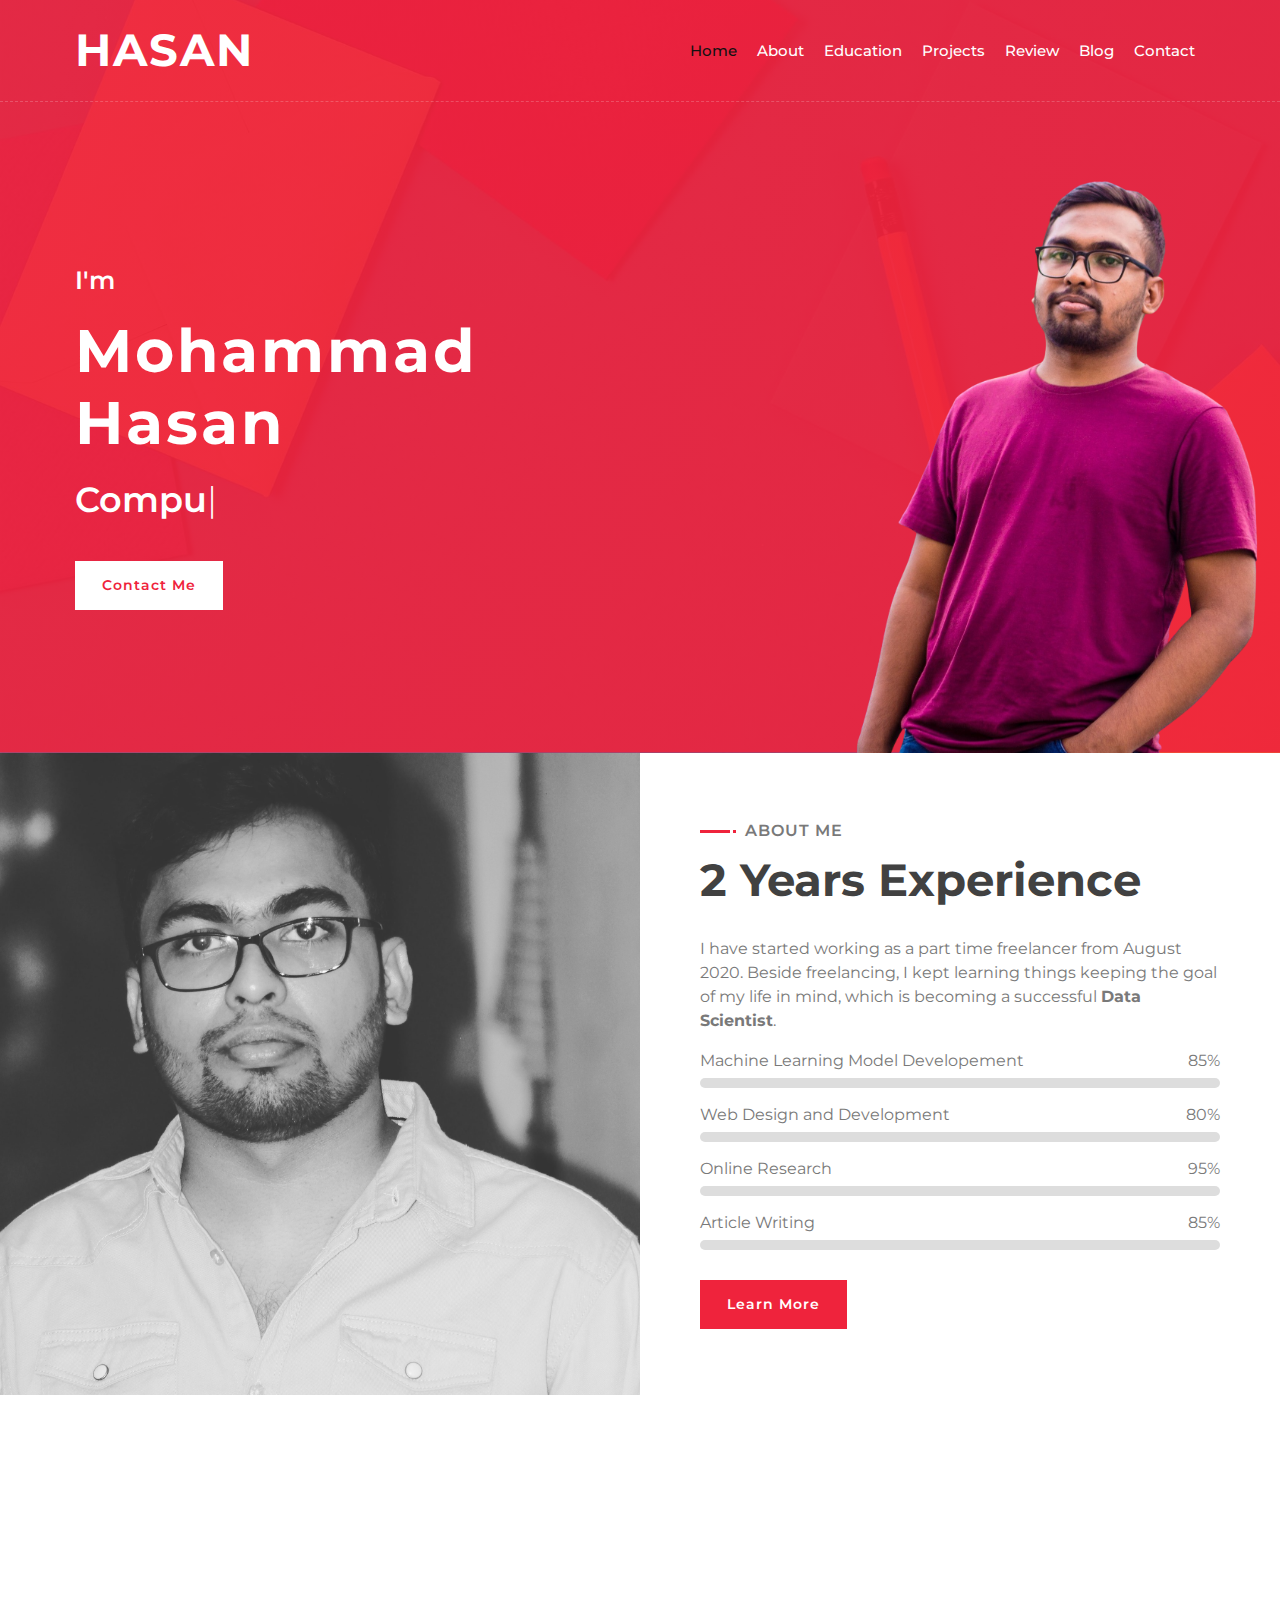
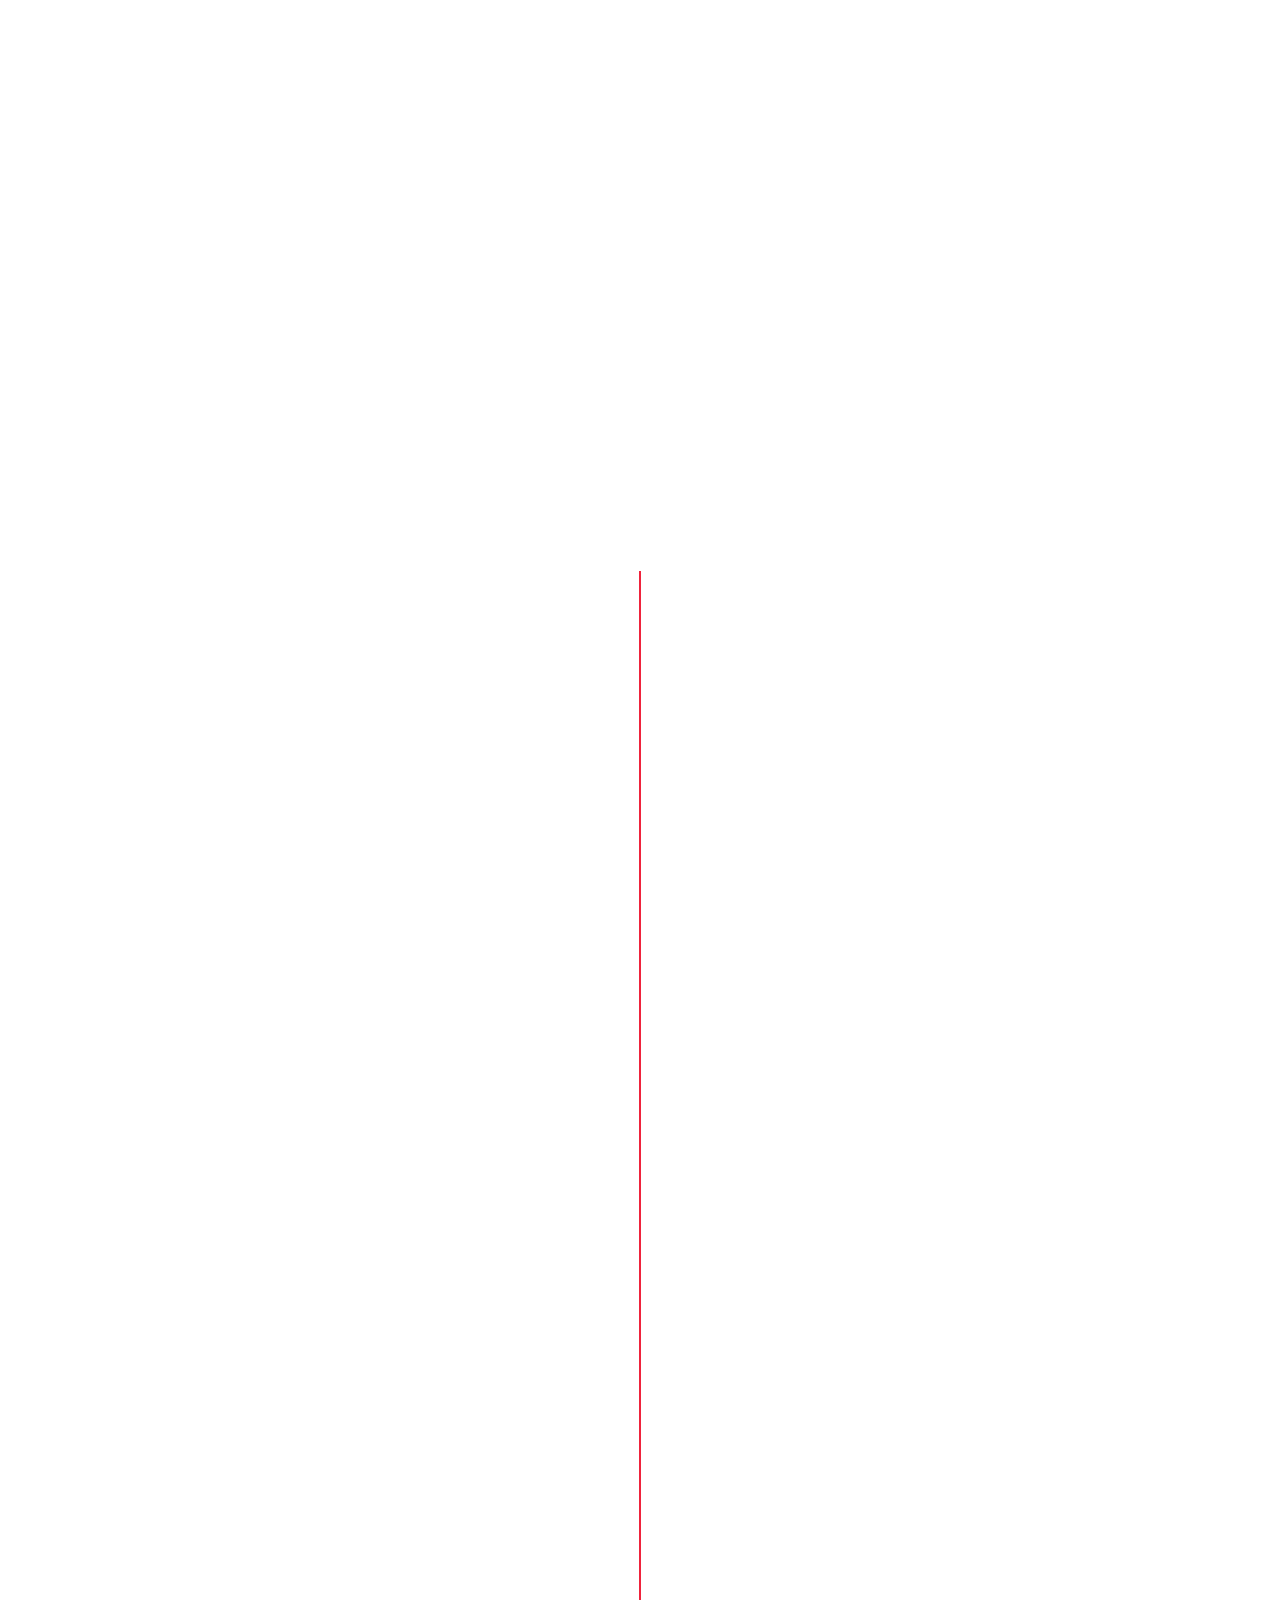
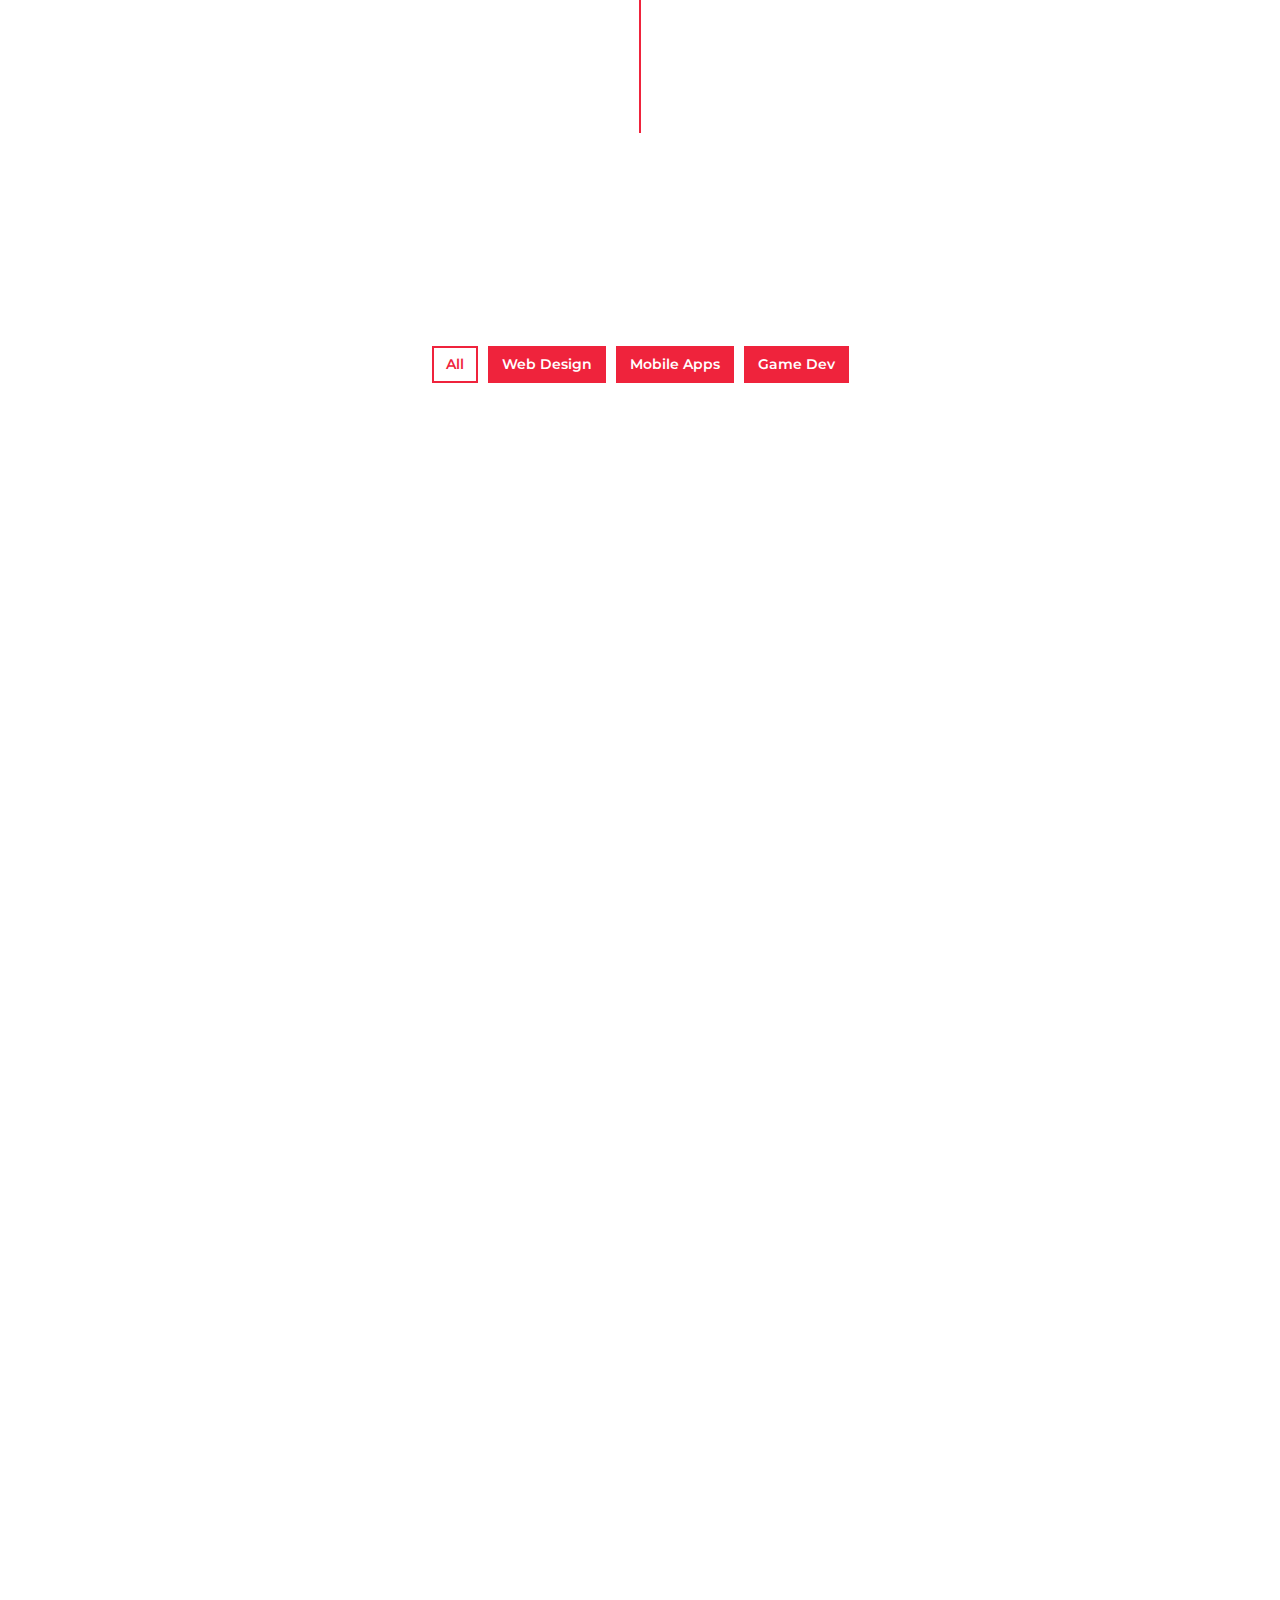
<file: index.html>
<!DOCTYPE html>
<html lang="en">
    <head>
        <meta charset="utf-8">
        <title>Mohammad Hasan - Home</title>
        <meta content="width=device-width, initial-scale=1.0" name="viewport">
        <meta content="Free Website Template" name="keywords">
        <meta content="Free Website Template" name="description">

        <!-- Favicon -->
        <link href="img/favicon.ico" rel="icon">

        <!-- Google Font -->
        <link href="https://fonts.googleapis.com/css2?family=Montserrat:wght@300;400;500;600;700&display=swap" rel="stylesheet">

        <!-- CSS Libraries -->
        <link href="https://stackpath.bootstrapcdn.com/bootstrap/4.4.1/css/bootstrap.min.css" rel="stylesheet">
        <link href="https://cdnjs.cloudflare.com/ajax/libs/font-awesome/5.10.0/css/all.min.css" rel="stylesheet">
        <link href="lib/animate/animate.min.css" rel="stylesheet">
        <link href="lib/owlcarousel/assets/owl.carousel.min.css" rel="stylesheet">
        <link href="lib/lightbox/css/lightbox.min.css" rel="stylesheet">

        <!-- Template Stylesheet -->
        <link href="css/style.css" rel="stylesheet">
    </head>

    <body data-spy="scroll" data-target=".navbar" data-offset="51">
        <!-- Nav Bar Start -->
        <div class="navbar navbar-expand-lg bg-light navbar-light">
            <div class="container-fluid">
                <a href="index.html" class="navbar-brand">HASAN</a>
                <button type="button" class="navbar-toggler" data-toggle="collapse" data-target="#navbarCollapse">
                    <span class="navbar-toggler-icon"></span>
                </button>

                <div class="collapse navbar-collapse justify-content-between" id="navbarCollapse">
                    <div class="navbar-nav ml-auto">
                        <a href="#home" class="nav-item nav-link active">Home</a>
                        <a href="#about" class="nav-item nav-link">About</a>
                        <a href="#service" class="nav-item nav-link">Education</a>
                        <a href="" class="nav-item nav-link">Projects</a>
                        <a href="#review" class="nav-item nav-link">Review</a>
                        <a href="Blog/index.html" class="nav-item nav-link">Blog</a>
                        <a href="#contact" class="nav-item nav-link">Contact</a>
                    </div>
                </div>
            </div>
        </div>
        <!-- Nav Bar End -->


        <!-- Hero Start -->
        <div class="hero" id="home">
            <div class="container-fluid">
                <div class="row align-items-center">
                    <div class="col-sm-12 col-md-6">
                        <div class="hero-content">
                            <div class="hero-text">
                                <p>I'm</p>
                                <h1>Mohammad Hasan</h1>
                                <h2></h2>
                                <div class="typed-text">Computer Science Graduate, Data Science Enthusiast</div>
                            </div>
                            <div class="hero-btn">
                                <a class="btn" href="#contact" class="nav-item nav-link">Contact Me</a>
                            </div>
                        </div>
                    </div>
                    <div class="col-sm-12 col-md-6 d-none d-md-block">
                        <div class="my-image">
                            <img src="img/hasan.png" alt="Image">
                        </div>
                    </div>
                </div>
            </div>
        </div>
        <!-- Hero End -->


        <!-- About Start -->
        <div class="about wow fadeInUp" data-wow-delay="0.1s" id="about">
            <div class="container-fluid">
                <div class="row align-items-center">
                    <div class="col-lg-6">
                        <div class="about-img">
                            <img src="img/hasan2.jpg" alt="Image">
                        </div>
                    </div>
                    <div class="col-lg-6">
                        <div class="about-content">
                            <div class="section-header text-left">
                                <p>About Me</p>
                                <h2>2 Years Experience</h2>
                            </div>
                            <div class="about-text">
                                <p>
                                   I have started working as a part time freelancer from August 2020. Beside freelancing, I kept learning things keeping the goal of my life in mind, which is becoming a successful <b>Data Scientist</b>.                                  
                                </p>
                            </div>
                            <div class="skills">
                            	<div class="skill-name">
                                    <p>Machine Learning Model Developement</p><p>85%</p>
                                </div>
                                <div class="progress">
                                    <div class="progress-bar" role="progressbar" aria-valuenow="90" aria-valuemin="0" aria-valuemax="100"></div>
                                </div>
                                <div class="skill-name">
                                    <p>Web Design and Development</p><p>80%</p>
                                </div>
                                <div class="progress">
                                    <div class="progress-bar" role="progressbar" aria-valuenow="95" aria-valuemin="0" aria-valuemax="100"></div>
                                </div>                                
                                <div class="skill-name">
                                    <p>Online Research</p><p>95%</p>
                                </div>
                                <div class="progress">
                                    <div class="progress-bar" role="progressbar" aria-valuenow="85" aria-valuemin="0" aria-valuemax="100"></div>
                                </div>
                                <div class="skill-name">
                                    <p>Article Writing</p><p>85%</p>
                                </div>
                                <div class="progress">
                                    <div class="progress-bar" role="progressbar" aria-valuenow="90" aria-valuemin="0" aria-valuemax="100"></div>
                                </div>
                            </div>
                            <a class="btn" href="">Learn More</a>
                        </div>
                    </div>
                </div>
            </div>
        </div>
        <!-- About End -->
        
        
        <!-- Service Start -->
        <div class="service" id="service">
            <div class="container">
                <div class="section-header text-center wow zoomIn" data-wow-delay="0.1s">
                    <p>What I do</p>
                    <h2>Awesome Quality Services</h2>
                </div>
                <div class="row">
                    <div class="col-lg-6 wow fadeInUp" data-wow-delay="0.0s">
                        <div class="service-item">
                            <div class="service-icon">
                                <i class="fa fa-laptop"></i>
                            </div>
                            <div class="service-text">
                                <h3>Web Design & Development</h3>
                                <p>
                                    I have a very skilled web developer with 2 years experience.
                                </p>
                            </div>
                        </div>
                    </div>
                    <div class="col-lg-6 wow fadeInUp" data-wow-delay="0.2s">
                        <div class="service-item">
                            <div class="service-icon">
                                <i class="fa fa-laptop-code"></i>
                            </div>
                            <div class="service-text">
                                <h3>Machine Learning Model</h3>
                                <p>
                                    I can build machine learning model and data analysis using Numpy, Pandas, Matplotlib, Seaborn, Scikit-learn, Tensorflow. More on Project section.
                                </p>
                            </div>
                        </div>
                    </div>
                    <div class="col-lg-6 wow fadeInUp" data-wow-delay="0.4s">
                        <div class="service-item">
                            <div class="service-icon">
                                <i class="fab fa-android"></i>
                            </div>
                            <div class="service-text">
                                <h3>Article Writing</h3>
                                <p>
                                    I have a very good expereince on writing article on tech related topics. I have been writing article as a freelancer since 2020.
                                </p>
                            </div>
                        </div>
                    </div>
                    <div class="col-lg-6 wow fadeInUp" data-wow-delay="0.6s">
                        <div class="service-item">
                            <div class="service-icon">
                                <i class="fab fa-apple"></i>
                            </div>
                            <div class="service-text">
                                <h3>Online Research</h3>
                                <p>
                                    I have done 15+ projects on researching online to get desired information as a freelancer.
                                </p>
                            </div>
                        </div>
                    </div>
                </div>
            </div>
        </div>
        <!-- Service End -->
        
        
         <!-- Experience Start -->
        <div class="experience" id="experience">
            <div class="container">
                <header class="section-header text-center wow zoomIn" data-wow-delay="0.1s">
                    <p>My Resume</p>
                    <h2>Working Experience</h2>
                </header>
                <div class="timeline">
                    <div class="timeline-item left wow slideInLeft" data-wow-delay="0.1s">
                        <div class="timeline-text">
                            <div class="timeline-date">2045 - 2050</div>
                            <h2>Web Developer</h2>
                            <h4>Soft Agency, San Francisco, CA</h4>
                            <p>
                                Lorem ipsum dolor sit amet elit. Aliquam odio dolor, id luctus erat sagittis non. Ut blandit semper pretium.
                            </p>
                        </div>
                    </div>
                    <div class="timeline-item right wow slideInRight" data-wow-delay="0.1s">
                        <div class="timeline-text">
                            <div class="timeline-date">2045 - 2050</div>
                            <h2>Web Developer</h2>
                            <h4>Soft Agency, San Francisco, CA</h4>
                            <p>
                                Lorem ipsum dolor sit amet elit. Aliquam odio dolor, id luctus erat sagittis non. Ut blandit semper pretium.
                            </p>
                        </div>
                    </div>
                    <div class="timeline-item left wow slideInLeft" data-wow-delay="0.1s">
                        <div class="timeline-text">
                            <div class="timeline-date">2045 - 2050</div>
                            <h2>Web Developer</h2>
                            <h4>Soft Agency, San Francisco, CA</h4>
                            <p>
                                Lorem ipsum dolor sit amet elit. Aliquam odio dolor, id luctus erat sagittis non. Ut blandit semper pretium.
                            </p>
                        </div>
                    </div>
                    <div class="timeline-item right wow slideInRight" data-wow-delay="0.1s">
                        <div class="timeline-text">
                            <div class="timeline-date">2045 - 2050</div>
                            <h2>Web Developer</h2>
                            <h4>Soft Agency, San Francisco, CA</h4>
                            <p>
                                Lorem ipsum dolor sit amet elit. Aliquam odio dolor, id luctus erat sagittis non. Ut blandit semper pretium.
                            </p>
                        </div>
                    </div>
                    <div class="timeline-item left wow slideInLeft" data-wow-delay="0.1s">
                        <div class="timeline-text">
                            <div class="timeline-date">2045 - 2050</div>
                            <h2>Web Developer</h2>
                            <h4>Soft Agency, San Francisco, CA</h4>
                            <p>
                                Lorem ipsum dolor sit amet elit. Aliquam odio dolor, id luctus erat sagittis non. Ut blandit semper pretium.
                            </p>
                        </div>
                    </div>
                    <div class="timeline-item right wow slideInRight" data-wow-delay="0.1s">
                        <div class="timeline-text">
                            <div class="timeline-date">2045 - 2050</div>
                            <h2>Web Developer</h2>
                            <h4>Soft Agency, San Francisco, CA</h4>
                            <p>
                                Lorem ipsum dolor sit amet elit. Aliquam odio dolor, id luctus erat sagittis non. Ut blandit semper pretium.
                            </p>
                        </div>
                    </div>
                </div>
            </div>
        </div>
        <!-- Job Experience End -->       
      

        <!-- Portfolio Start -->
        <div class="portfolio" id="portfolio">
            <div class="container">
                <div class="section-header text-center wow zoomIn" data-wow-delay="0.1s">
                    <p>My Portfolio</p>
                    <h2>My Excellent Portfolio</h2>
                </div>
                <div class="row">
                    <div class="col-12">
                        <ul id="portfolio-filter">
                            <li data-filter="*" class="filter-active">All</li>
                            <li data-filter=".filter-1">Web Design</li>
                            <li data-filter=".filter-2">Mobile Apps</li>
                            <li data-filter=".filter-3">Game Dev</li>
                        </ul>
                    </div>
                </div>
                <div class="row portfolio-container">
                    <div class="col-lg-4 col-md-6 col-sm-12 portfolio-item filter-1 wow fadeInUp" data-wow-delay="0.0s">
                        <div class="portfolio-wrap">
                            <div class="portfolio-img">
                                <img src="img/portfolio-1.jpg" alt="Image">
                            </div>
                            <div class="portfolio-text">
                                <h3>eCommerce Website</h3>
                                <a class="btn" href="img/portfolio-1.jpg" data-lightbox="portfolio">+</a>
                            </div>
                        </div>
                    </div>
                    <div class="col-lg-4 col-md-6 col-sm-12 portfolio-item filter-2 wow fadeInUp" data-wow-delay="0.2s">
                        <div class="portfolio-wrap">
                            <div class="portfolio-img">
                                <img src="img/portfolio-2.jpg" alt="Image">
                            </div>
                            <div class="portfolio-text">
                                <h3>Product Landing Page</h3>
                                <a class="btn" href="img/portfolio-2.jpg" data-lightbox="portfolio">+</a>
                            </div>
                        </div>
                    </div>
                    <div class="col-lg-4 col-md-6 col-sm-12 portfolio-item filter-3 wow fadeInUp" data-wow-delay="0.4s">
                        <div class="portfolio-wrap">
                            <div class="portfolio-img">
                                <img src="img/portfolio-3.jpg" alt="Image">
                            </div>
                            <div class="portfolio-text">
                                <h3>JavaScript quiz game</h3>
                                <a class="btn" href="img/portfolio-3.jpg" data-lightbox="portfolio">+</a>
                            </div>
                        </div>
                    </div>
                    <div class="col-lg-4 col-md-6 col-sm-12 portfolio-item filter-1 wow fadeInUp" data-wow-delay="0.6s">
                        <div class="portfolio-wrap">
                            <div class="portfolio-img">
                                <img src="img/portfolio-4.jpg" alt="Image">
                            </div>
                            <div class="portfolio-text">
                                <h3>JavaScript drawing</h3>
                                <a class="btn" href="img/portfolio-4.jpg" data-lightbox="portfolio">+</a>
                            </div>
                        </div>
                    </div>
                    <div class="col-lg-4 col-md-6 col-sm-12 portfolio-item filter-2 wow fadeInUp" data-wow-delay="0.8s">
                        <div class="portfolio-wrap">
                            <div class="portfolio-img">
                                <img src="img/portfolio-5.jpg" alt="Image">
                            </div>
                            <div class="portfolio-text">
                                <h3>Social Mobile Apps</h3>
                                <a class="btn" href="img/portfolio-5.jpg" data-lightbox="portfolio">+</a>
                            </div>
                        </div>
                    </div>
                    <div class="col-lg-4 col-md-6 col-sm-12 portfolio-item filter-3 wow fadeInUp" data-wow-delay="1s">
                        <div class="portfolio-wrap">
                            <div class="portfolio-img">
                                <img src="img/portfolio-6.jpg" alt="Image">
                            </div>
                            <div class="portfolio-text">
                                <h3>Company Website</h3>
                                <a class="btn" href="img/portfolio-6.jpg" data-lightbox="portfolio">+</a>
                            </div>
                        </div>
                    </div>
                </div>
            </div>
        </div>
        <!-- Portfolio End -->

        <!-- Price Start -->
        <div class="price" id="price">
            <div class="container">
                <div class="section-header text-center wow zoomIn" data-wow-delay="0.1s">
                    <p>Pricing Plan</p>
                    <h2>Affordable Price</h2>
                </div>
                <div class="row">
                    <div class="col-md-4 wow fadeInUp" data-wow-delay="0.5s">
                        <div class="price-item">
                            <div class="price-header">
                                <div class="price-title">
                                    <h2>Basic</h2>
                                </div>
                                <div class="price-prices">
                                    <h2><small>$</small>49<span>/ mo</span></h2>
                                </div>
                            </div>
                            <div class="price-body">
                                <div class="price-description">
                                    <ul>
                                        <li>Bootstrap 4</li>
                                        <li>Font Awesome 5</li>
                                        <li>Responsive Design</li>
                                        <li>Browser Compatibility</li>
                                        <li>Easy To Use</li>
                                    </ul>
                                </div>
                            </div>
                            <div class="price-footer">
                                <div class="price-action">
                                    <a class="btn" href="">Order Now</a>
                                </div>
                            </div>
                        </div>
                    </div>
                    <div class="col-md-4 wow fadeInUp" data-wow-delay="0.0s">
                        <div class="price-item featured-item">
                            <div class="price-header">
                                <div class="price-title">
                                    <h2>Standard</h2>
                                </div>
                                <div class="price-prices">
                                    <h2><small>$</small>99<span>/ mo</span></h2>
                                </div>
                            </div>
                            <div class="price-body">
                                <div class="price-description">
                                    <ul>
                                        <li>Bootstrap 4</li>
                                        <li>Font Awesome 5</li>
                                        <li>Responsive Design</li>
                                        <li>Browser Compatibility</li>
                                        <li>Easy To Use</li>
                                    </ul>
                                </div>
                            </div>
                            <div class="price-footer">
                                <div class="price-action">
                                    <a class="btn" href="">Order Now</a>
                                </div>
                            </div>
                        </div>
                    </div>
                    <div class="col-md-4 wow fadeInUp" data-wow-delay="0.5s">
                        <div class="price-item">
                            <div class="price-header">
                                <div class="price-title">
                                    <h2>Premium</h2>
                                </div>
                                <div class="price-prices">
                                    <h2><small>$</small>149<span>/ mo</span></h2>
                                </div>
                            </div>
                            <div class="price-body">
                                <div class="price-description">
                                    <ul>
                                        <li>Bootstrap 4</li>
                                        <li>Font Awesome 5</li>
                                        <li>Responsive Design</li>
                                        <li>Browser Compatibility</li>
                                        <li>Easy To Use</li>
                                    </ul>
                                </div>
                            </div>
                            <div class="price-footer">
                                <div class="price-action">
                                    <a class="btn" href="">Order Now</a>
                                </div>
                            </div>
                        </div>
                    </div>
                </div>
            </div>
        </div>
        <!-- Price End -->
        
        
        <!-- Testimonial Start -->
        <div class="testimonial wow fadeInUp" data-wow-delay="0.1s" id="review">
            <div class="container">
                <div class="testimonial-icon">
                    <i class="fa fa-quote-left"></i>
                </div>
                <div class="owl-carousel testimonials-carousel">
                    <div class="testimonial-item">
                        <div class="testimonial-img">
                            <img src="img/testimonial-1.jpg" alt="Image">
                        </div>
                        <div class="testimonial-text">
                            <p>
                                Lorem ipsum dolor sit amet consec adipis elit. Etiam accums lacus eget velit tincid, quis suscip justo dictum. Lorem ipsum dolor sit amet consec adipis elit.
                            </p>
                            <h3>Customer Name</h3>
                            <h4>Profession</h4>
                        </div>
                    </div>
                    <div class="testimonial-item">
                        <div class="testimonial-img">
                            <img src="img/testimonial-2.jpg" alt="Image">
                        </div>
                        <div class="testimonial-text">
                            <p>
                                Lorem ipsum dolor sit amet consec adipis elit. Etiam accums lacus eget velit tincid, quis suscip justo dictum. Lorem ipsum dolor sit amet consec adipis elit.
                            </p>
                            <h3>Customer Name</h3>
                            <h4>Profession</h4>
                        </div>
                    </div>
                    <div class="testimonial-item">
                        <div class="testimonial-img">
                            <img src="img/testimonial-3.jpg" alt="Image">
                        </div>
                        <div class="testimonial-text">
                            <p>
                                Lorem ipsum dolor sit amet consec adipis elit. Etiam accums lacus eget velit tincid, quis suscip justo dictum. Lorem ipsum dolor sit amet consec adipis elit.
                            </p>
                            <h3>Customer Name</h3>
                            <h4>Profession</h4>
                        </div>
                    </div>
                </div>
            </div>
        </div>
        <!-- Testimonial End -->


        <!-- Team Start -->
        <div class="team" id="team">
            <div class="container">
                <div class="section-header text-center wow zoomIn" data-wow-delay="0.1s">
                    <p>My Team</p>
                    <h2>Expert Team Members</h2>
                </div>
                <div class="row">
                    <div class="col-lg-6 wow fadeInUp" data-wow-delay="0.0s">
                        <div class="team-item">
                            <div class="team-img">
                                <img src="img/team-1.jpg" alt="Image">
                            </div>
                            <div class="team-text">
                                <h2>Mollie Ross</h2>
                                <h4>Web Designer</h4>
                                <p>
                                    Lorem ipsum dolor sit amet consec adipis elit. Etiam accum lacus
                                </p>
                                <div class="team-social">
                                    <a class="btn" href=""><i class="fab fa-twitter"></i></a>
                                    <a class="btn" href=""><i class="fab fa-facebook-f"></i></a>
                                    <a class="btn" href=""><i class="fab fa-linkedin-in"></i></a>
                                    <a class="btn" href=""><i class="fab fa-instagram"></i></a>
                                </div>
                            </div>
                        </div>
                    </div>
                    <div class="col-lg-6 wow fadeInUp" data-wow-delay="0.2s">
                        <div class="team-item">
                            <div class="team-img">
                                <img src="img/team-2.jpg" alt="Image">
                            </div>
                            <div class="team-text">
                                <h2>Dylan Adams</h2>
                                <h4>Web Developer</h4>
                                <p>
                                    Lorem ipsum dolor sit amet consec adipis elit. Etiam accum lacus
                                </p>
                                <div class="team-social">
                                    <a class="btn" href=""><i class="fab fa-twitter"></i></a>
                                    <a class="btn" href=""><i class="fab fa-facebook-f"></i></a>
                                    <a class="btn" href=""><i class="fab fa-linkedin-in"></i></a>
                                    <a class="btn" href=""><i class="fab fa-instagram"></i></a>
                                </div>
                            </div>
                        </div>
                    </div>
                    <div class="col-lg-6 wow fadeInUp" data-wow-delay="0.4s">
                        <div class="team-item">
                            <div class="team-img">
                                <img src="img/team-3.jpg" alt="Image">
                            </div>
                            <div class="team-text">
                                <h2>Jennifer Page</h2>
                                <h4>Apps Designer</h4>
                                <p>
                                    Lorem ipsum dolor sit amet consec adipis elit. Etiam accum lacus
                                </p>
                                <div class="team-social">
                                    <a class="btn" href=""><i class="fab fa-twitter"></i></a>
                                    <a class="btn" href=""><i class="fab fa-facebook-f"></i></a>
                                    <a class="btn" href=""><i class="fab fa-linkedin-in"></i></a>
                                    <a class="btn" href=""><i class="fab fa-instagram"></i></a>
                                </div>
                            </div>
                        </div>
                    </div>
                    <div class="col-lg-6 wow fadeInUp" data-wow-delay="0.6s">
                        <div class="team-item">
                            <div class="team-img">
                                <img src="img/team-4.jpg" alt="Image">
                            </div>
                            <div class="team-text">
                                <h2>Josh Dunn</h2>
                                <h4>Apps Developer</h4>
                                <p>
                                    Lorem ipsum dolor sit amet consec adipis elit. Etiam accum lacus
                                </p>
                                <div class="team-social">
                                    <a class="btn" href=""><i class="fab fa-twitter"></i></a>
                                    <a class="btn" href=""><i class="fab fa-facebook-f"></i></a>
                                    <a class="btn" href=""><i class="fab fa-linkedin-in"></i></a>
                                    <a class="btn" href=""><i class="fab fa-instagram"></i></a>
                                </div>
                            </div>
                        </div>
                    </div>
                </div>
            </div>
        </div>
        <!-- Team End -->



        <!-- Footer Start -->
        <div class="footer wow fadeIn" data-wow-delay="0.3s">
            <div class="container-fluid">
                <div class="container">
                    <div class="footer-info">
                        <h2>Mohammad Hasan</h2>
                        <h3>Maijdee, Noakhali, Bangladesh</h3>
                        <div class="footer-menu">
                            <p>+8801833049368</p>
                            <p>hasanibnesaleh@gmail.com</p>
                        </div>
                        <div class="footer-social">
                        	<a href="https://www.linkedin.com/in/mhasan-shanto"target="_blank"><i class="fab fa-linkedin-in"></i></a>
                            <a href="https://twitter.com/Hasiibulhasan"target="_blank"><i class="fab fa-twitter"></i></a>
                            <a href="https://www.facebook.com/shanto.hh"target="_blank"><i class="fab fa-facebook-f"></i></a>
                            <a href="https://www.instagram.com/hasibulhasaan"target="_blank"><i class="fab fa-instagram"></i></a>                            
                        </div>
                    </div>
                </div>
                <div class="container copyright">
                    <p>&copy; <a href="#">Mohammad Hasan</a>, All Right Reserved | Designed By <a href="https://htmlcodex.com">HTML Codex</a></p>
                </div>
            </div>
        </div>
        <!-- Footer End -->
        
        
        <!-- Back to top button -->
        <a href="#" class="btn back-to-top"><i class="fa fa-chevron-up"></i></a>
        
        
        <!-- Pre Loader -->
        <div id="loader" class="show">
            <div class="loader"></div>
        </div>

        
        <!-- JavaScript Libraries -->
        <script src="https://code.jquery.com/jquery-3.4.1.min.js"></script>
        <script src="https://stackpath.bootstrapcdn.com/bootstrap/4.4.1/js/bootstrap.bundle.min.js"></script>
        <script src="lib/easing/easing.min.js"></script>
        <script src="lib/wow/wow.min.js"></script>
        <script src="lib/waypoints/waypoints.min.js"></script>
        <script src="lib/typed/typed.min.js"></script>
        <script src="lib/owlcarousel/owl.carousel.min.js"></script>
        <script src="lib/isotope/isotope.pkgd.min.js"></script>
        <script src="lib/lightbox/js/lightbox.min.js"></script>
        
        <!-- Contact Javascript File -->
        <script src="mail/jqBootstrapValidation.min.js"></script>
        <script src="mail/contact.js"></script>

        <!-- Template Javascript -->
        <script src="js/main.js"></script>
    </body>
</html>
</file>
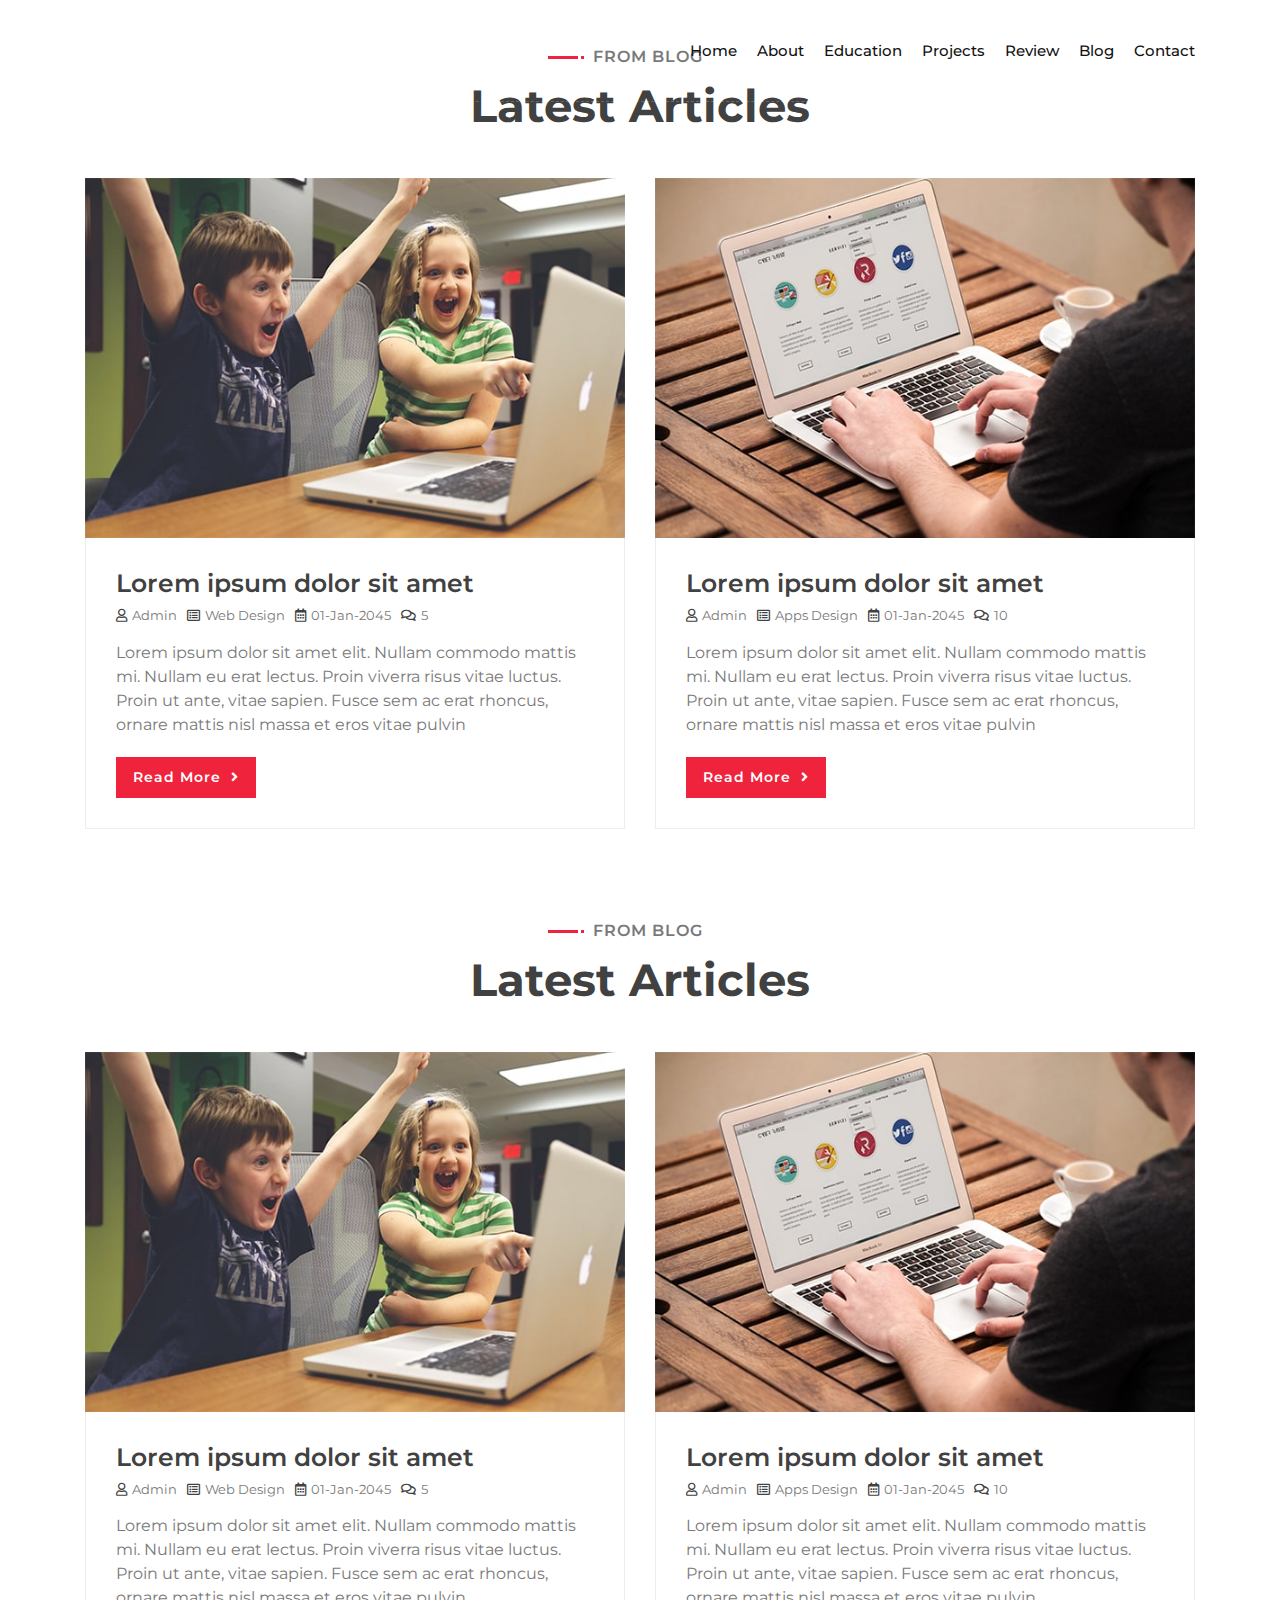
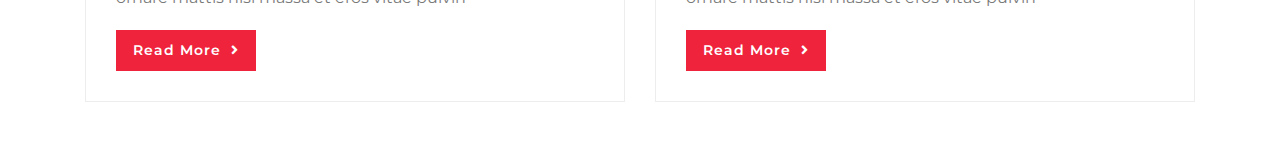
<file: articles.html>
<!DOCTYPE html>
<html lang="en">
    <head>
        <meta charset="utf-8">
        <title>Mohammad Hasan - Home</title>
        <meta content="width=device-width, initial-scale=1.0" name="viewport">
        <meta content="Free Website Template" name="keywords">
        <meta content="Free Website Template" name="description">

        <!-- Favicon -->
        <link href="img/favicon.ico" rel="icon">

        <!-- Google Font -->
        <link href="https://fonts.googleapis.com/css2?family=Montserrat:wght@300;400;500;600;700&display=swap" rel="stylesheet">

        <!-- CSS Libraries -->
        <link href="https://stackpath.bootstrapcdn.com/bootstrap/4.4.1/css/bootstrap.min.css" rel="stylesheet">
        <link href="https://cdnjs.cloudflare.com/ajax/libs/font-awesome/5.10.0/css/all.min.css" rel="stylesheet">
        <link href="lib/animate/animate.min.css" rel="stylesheet">
        <link href="lib/owlcarousel/assets/owl.carousel.min.css" rel="stylesheet">
        <link href="lib/lightbox/css/lightbox.min.css" rel="stylesheet">

        <!-- Template Stylesheet -->
        <link href="css/style.css" rel="stylesheet">
    </head>

    <body data-spy="scroll" data-target=".navbar" data-offset="51">
        <!-- Nav Bar Start -->
        <div class="navbar navbar-expand-lg bg-light navbar-light">
            <div class="container-fluid">
                <a href="index.html" class="navbar-brand active">HASAN</a>

                <div class="collapse navbar-collapse justify-content-between" id="navbarCollapse">
                    <div class="navbar-nav ml-auto">
                        <a href="#home" class="nav-item nav-link active">Home</a>
                        <a href="#about" class="nav-item nav-link active">About</a>
                        <a href="#service" class="nav-item nav-link active">Education</a>
                        <a href="projects.html" class="nav-item nav-link active">Projects</a>
                        <a href="#review" class="nav-item nav-link active">Review</a>
                        <a href="#blog" class="nav-item nav-link active">Blog</a>
                        <a href="#contact" class="nav-item nav-link active">Contact</a>
                    </div>
                </div>
            </div>
        </div>
        <!-- Nav Bar End -->


        <!-- Blog Start -->
        <div class="blog" id="blog">
            <div class="container">
                <div class="section-header text-center wow zoomIn" data-wow-delay="0.1s">
                    <p>From Blog</p>
                    <h2>Latest Articles</h2>
                </div>
                <div class="row">
                    <div class="col-lg-6">
                        <div class="blog-item wow fadeInUp" data-wow-delay="0.1s">
                            <div class="blog-img">
                                <img src="img/blog-1.jpg" alt="Blog">
                            </div>
                            <div class="blog-text">
                                <h2>Lorem ipsum dolor sit amet</h2>
                                <div class="blog-meta">
                                    <p><i class="far fa-user"></i>Admin</p>
                                    <p><i class="far fa-list-alt"></i>Web Design</p>
                                    <p><i class="far fa-calendar-alt"></i>01-Jan-2045</p>
                                    <p><i class="far fa-comments"></i>5</p>
                                </div>
                                <p>
                                    Lorem ipsum dolor sit amet elit. Nullam commodo mattis mi. Nullam eu erat lectus. Proin viverra risus vitae luctus. Proin ut ante, vitae sapien. Fusce sem ac erat rhoncus, ornare mattis nisl massa et eros vitae pulvin
                                </p>
                                <a class="btn" href="">Read More <i class="fa fa-angle-right"></i></a>
                            </div>
                        </div>
                    </div>
                    <div class="col-lg-6">
                        <div class="blog-item wow fadeInUp" data-wow-delay="0.3s">
                            <div class="blog-img">
                                <img src="img/blog-2.jpg" alt="Blog">
                            </div>
                            <div class="blog-text">
                                <h2>Lorem ipsum dolor sit amet</h2>
                                <div class="blog-meta">
                                    <p><i class="far fa-user"></i>Admin</p>
                                    <p><i class="far fa-list-alt"></i>Apps Design</p>
                                    <p><i class="far fa-calendar-alt"></i>01-Jan-2045</p>
                                    <p><i class="far fa-comments"></i>10</p>
                                </div>
                                <p>
                                    Lorem ipsum dolor sit amet elit. Nullam commodo mattis mi. Nullam eu erat lectus. Proin viverra risus vitae luctus. Proin ut ante, vitae sapien. Fusce sem ac erat rhoncus, ornare mattis nisl massa et eros vitae pulvin
                                </p>
                                <a class="btn" href="">Read More <i class="fa fa-angle-right"></i></a>
                            </div>
                        </div>
                    </div>
                </div>
            </div>
        </div>
        <!-- Blog End -->

                <!-- Blog Start -->
        <div class="blog" id="blog">
            <div class="container">
                <div class="section-header text-center wow zoomIn" data-wow-delay="0.1s">
                    <p>From Blog</p>
                    <h2>Latest Articles</h2>
                </div>
                <div class="row">
                    <div class="col-lg-6">
                        <div class="blog-item wow fadeInUp" data-wow-delay="0.1s">
                            <div class="blog-img">
                                <img src="img/blog-1.jpg" alt="Blog">
                            </div>
                            <div class="blog-text">
                                <h2>Lorem ipsum dolor sit amet</h2>
                                <div class="blog-meta">
                                    <p><i class="far fa-user"></i>Admin</p>
                                    <p><i class="far fa-list-alt"></i>Web Design</p>
                                    <p><i class="far fa-calendar-alt"></i>01-Jan-2045</p>
                                    <p><i class="far fa-comments"></i>5</p>
                                </div>
                                <p>
                                    Lorem ipsum dolor sit amet elit. Nullam commodo mattis mi. Nullam eu erat lectus. Proin viverra risus vitae luctus. Proin ut ante, vitae sapien. Fusce sem ac erat rhoncus, ornare mattis nisl massa et eros vitae pulvin
                                </p>
                                <a class="btn" href="">Read More <i class="fa fa-angle-right"></i></a>
                            </div>
                        </div>
                    </div>
                    <div class="col-lg-6">
                        <div class="blog-item wow fadeInUp" data-wow-delay="0.3s">
                            <div class="blog-img">
                                <img src="img/blog-2.jpg" alt="Blog">
                            </div>
                            <div class="blog-text">
                                <h2>Lorem ipsum dolor sit amet</h2>
                                <div class="blog-meta">
                                    <p><i class="far fa-user"></i>Admin</p>
                                    <p><i class="far fa-list-alt"></i>Apps Design</p>
                                    <p><i class="far fa-calendar-alt"></i>01-Jan-2045</p>
                                    <p><i class="far fa-comments"></i>10</p>
                                </div>
                                <p>
                                    Lorem ipsum dolor sit amet elit. Nullam commodo mattis mi. Nullam eu erat lectus. Proin viverra risus vitae luctus. Proin ut ante, vitae sapien. Fusce sem ac erat rhoncus, ornare mattis nisl massa et eros vitae pulvin
                                </p>
                                <a class="btn" href="">Read More <i class="fa fa-angle-right"></i></a>
                            </div>
                        </div>
                    </div>
                </div>
            </div>
        </div>
        <!-- Blog End -->
</file>
<file: css/style.css>
/*******************************/
/********* General CSS *********/
/*******************************/
body {
    color: #797979;
    background: #ffffff;
    font-family: 'Montserrat', sans-serif;
}

h1,
h2, 
h3, 
h4,
h5, 
h6 {
    color: #414141;
}

a {
    color: #313131;
    transition: .3s;
}

a:hover,
a:active,
a:focus {
    color: #EF233C;
    outline: none;
    text-decoration: none;
}

.btn:focus,
.form-control:focus {
    box-shadow: none;
}

.container-fluid {
    max-width: 1366px;
}

.btn {
    padding: 12px 25px;
    font-size: 14px;
    font-weight: 600;
    letter-spacing: 1px;
    color: #ffffff;
    background: #EF233C;
    border: 2px solid transparent;
    border-radius: 0;
    box-shadow: inset 0 0 0 50px #EF233C;
    transition: ease-out 0.3s;
    -webkit-transition: ease-out 0.3s;
    -moz-transition: ease-out 0.3s;
}

.btn:hover {
    color: #EF233C;
    background: transparent;
    box-shadow: inset 0 0 0 0 #EF233C;
    border-color: #EF233C;
}

#loader {
    position: fixed;
    top: 0;
    right: 0;
    bottom: 0;
    left: 0;
    display: flex;
    align-items: center;
    justify-content: center;
    background: #ffffff;
    opacity: 0;
    visibility: hidden;
    -webkit-transition: opacity .3s ease-out, visibility 0s linear .3s;
    -o-transition: opacity .3s ease-out, visibility 0s linear .3s;
    transition: opacity .3s ease-out, visibility 0s linear .3s;
    z-index: 999;
}

#loader.show {
    -webkit-transition: opacity .6s ease-out, visibility 0s linear 0s;
    -o-transition: opacity .6s ease-out, visibility 0s linear 0s;
    transition: opacity .6s ease-out, visibility 0s linear 0s;
    visibility: visible;
    opacity: 1;
}

#loader .loader {
    position: relative;
    width: 45px;
    height: 45px;
    border: 5px solid #dddddd;
    border-top: 5px solid #EF233C;
    border-radius: 50%;
    -webkit-animation: spin 2s linear infinite;
    animation: spin 2s linear infinite;
}

@-webkit-keyframes spin {
    0% { -webkit-transform: rotate(0deg); }
    100% { -webkit-transform: rotate(360deg); }
}

@keyframes spin {
    0% { transform: rotate(0deg); }
    100% { transform: rotate(360deg); }
}

.back-to-top {
    position: fixed;
    display: none;
    width: 44px;
    height: 44px;
    padding: 8px 0;
    text-align: center;
    line-height: 1;
    font-size: 22px;
    right: 15px;
    bottom: 15px;
    z-index: 9;
}

.back-to-top i {
    color: #ffffff;
}

.back-to-top:hover i {
    color: #414141;
}


/**********************************/
/*********** Nav Bar CSS **********/
/**********************************/
.navbar {
    position: relative;
    transition: .5s;
    z-index: 999;
}

.navbar.nav-sticky {
    position: fixed;
    top: 0;
    width: 100%;
    box-shadow: 0 2px 5px rgba(0, 0, 0, .3);
}

.navbar .navbar-brand {
    margin: 0;
    font-size: 45px;
    line-height: 0px;
    font-weight: 700;
    letter-spacing: 2px;
    transition: .5s;
    
}

.navbar .navbar-brand img {
    max-width: 100%;
    max-height: 40px;
}

.navbar .dropdown-menu {
    margin-top: 0;
    border: 0;
    border-radius: 0;
    background: #f8f9fa;
}

@media (min-width: 992px) {
    .navbar {
        position: absolute;
        width: 100%;
        padding: 30px 60px;
        background: transparent !important;
        border-bottom: 1px dashed rgba(256, 256, 256, .2);
        z-index: 9;
    }
    
    .navbar.nav-sticky {
        padding: 10px 60px;
        background: #ffffff !important;
    }
    
    .navbar .navbar-brand {
        color: #ffffff;
    }
    
    .navbar.nav-sticky .navbar-brand {
        color: #EF233C;
    }

    .navbar-light .navbar-nav .nav-link,
    .navbar-light .navbar-nav .nav-link:focus {
        padding: 10px 10px 8px 10px;
        color: #ffffff;
        font-size: 15px;
        font-weight: 500;
    }
    
    .navbar-light.nav-sticky .navbar-nav .nav-link,
    .navbar-light.nav-sticky .navbar-nav .nav-link:focus {
        color: #414141;
    }

    .navbar-light .navbar-nav .nav-link:hover,
    .navbar-light .navbar-nav .nav-link.active {
        color: #111111;
    }
    
    .navbar-light.nav-sticky .navbar-nav .nav-link:hover,
    .navbar-light.nav-sticky .navbar-nav .nav-link.active {
        color: #EF233C;
    }
}

@media (max-width: 991.98px) {   
    .navbar {
        padding: 15px;
        background: #ffffff !important;
    }
    
    .navbar .navbar-brand {
        color: #EF233C;
    }
    
    .navbar .navbar-nav {
        margin-top: 15px;
    }
    
    .navbar a.nav-link {
        padding: 5px;
    }
    
    .navbar .dropdown-menu {
        box-shadow: none;
    }
}


/*******************************/
/********** Hero CSS ***********/
/*******************************/
.hero {
    position: relative;
    width: 100%;
    margin-bottom: 45px;
    padding: 120px 0 0 0;
    overflow: hidden;
    background: linear-gradient(rgba(239, 35, 60, .95), rgba(239, 35, 60, .95)), url(../img/hero-bg.jpg);
    background-position: center;
    background-repeat: no-repeat;
    background-size: cover;
}

.hero .container-fluid {
    padding: 0;
}

.hero .my-image {
    position: relative;
    text-align: right;
    padding-right: 75px;
}

.hero .my-image img {
    max-width: 115%;
    max-height: 115%;
}

.hero .hero-content {
    position: relative;
    padding-left: 75px;
    display: flex;
    align-items: flex-start;
    justify-content: center;
    flex-direction: column;
}

.hero .hero-text p {
    color: #ffffff;
    font-size: 25px;
    font-weight: 600;
    margin-bottom: 15px;
}

.hero .hero-text h1 {
    color: #ffffff;
    font-size: 60px;
    font-weight: 700;
    letter-spacing: 3px;
    margin-bottom: 15px;
}

.hero .hero-text h2 {
    display: inline-block;
    margin: 0;
    height: 35px;
    color: #ffffff;
    font-size: 35px;
    font-weight: 600;
}

.hero .hero-text .typed-text {
    display: none;
}

.hero .hero-text .typed-cursor {
    font-size: 35px;
    font-weight: 300;
    color: #ffffff;
}

.hero .hero-btn .btn {
    margin-top: 35px;
    color: #EF233C;
    background: #ffffff;
    box-shadow: inset 0 0 0 50px #ffffff;
}

.hero .hero-btn .btn:hover {
    color: #ffffff;
    background: transparent;
    box-shadow: inset 0 0 0 0 #ffffff;
    border-color: #ffffff;
}

.hero .hero-btn .btn:first-child {
    margin-right: 10px;
}

@media (max-width: 991.98px) {
    .hero {
        padding-top: 60px;
    }
    
    .hero .hero-content {
        padding: 0 15px;
    }
    
    .hero .hero-text p {
        font-size: 20px;
    }
    
    .hero .hero-text h1 {
        font-size: 45px;
    }
    
    .hero .hero-text h2 {
        font-size: 25px;
        height: 25px;
    }
    
    .hero .hero-btn .btn {
        padding: 12px 30px;
        letter-spacing: 1px;
    }
}

@media (max-width: 767.98px) {
    .hero {
        padding-top: 60px;
        padding-bottom: 60px;
    }
    
    .hero,
    .hero .hero-text,
    .hero .hero-btn {
        width: 100%;
        text-align: center;
    }
    
    .hero .hero-text p {
        font-size: 18px;
    }
    
    .hero .hero-text h1 {
        font-size: 35px;
    }
    
    .hero .hero-text h2 {
        font-size: 22px;
        height: 22px;
    }
    
    .hero .hero-btn .btn {
        padding: 10px 15px;
        letter-spacing: 1px;
    }
}

@media (max-width: 575.98px) {
    .hero .hero-text p {
        font-size: 16px;
    }
    
    .hero .hero-text h1 {
        font-size: 30px;
    }
    
    .hero .hero-text h2 {
        font-size: 18px;
        height: 18px;
    }
    
    .hero .hero-btn .btn {
        padding: 8px 10px;
        letter-spacing: 0;
    }
}


/*******************************/
/******* Section Header ********/
/*******************************/
.section-header {
    position: relative;
    margin-bottom: 45px;
}

.section-header p {
    display: inline-block;
    margin: 0 30px;
    margin-bottom: 10px;
    padding-left: 15px;
    position: relative;
    font-size: 16px;
    font-weight: 600;
    letter-spacing: 1px;
    text-transform: uppercase;
    background: #ffffff;
}

.section-header p::before {
    position: absolute;
    content: "";
    height: 3px;
    top: 11px;
    right: 0;
    left: -30px;
    background: #EF233C;
    z-index: -1;
}

.section-header p::after {
    position: absolute;
    content: "";
    width: 3px;
    height: 3px;
    top: 11px;
    left: 3px;
    background: #EF233C;
    z-index: 1;
}

.section-header h2 {
    margin: 0;
    position: relative;
    font-size: 45px;
    font-weight: 700;
}

@media (max-width: 767.98px) {
    .section-header h2 {
        font-size: 30px;
    }
}


/*******************************/
/********** About CSS **********/
/*******************************/
.about {
    position: relative;
    width: 100%;
    margin: -45px 0 45px 0;
}

.about .col-lg-6 {
    padding: 0;
}

.about .section-header {
    margin-bottom: 30px;
}

.about .about-img {
    position: relative;
    height: 100%;
}

.about .about-img img {
    position: relative;
    width: 100%;
    height: 100%;
    object-fit: cover;
}

.about .about-content {
    padding: 0 60px;
}

.about .about-text p {
    font-size: 16px;
}

.about .skills {
    margin-bottom: 30px;
}

.about .skill-name {
    margin-top: 15px;
}

.about .skill-name p {
    display: inline-block;
    margin-bottom: 5px;
    font-size: 16px;
    font-weight: 400;
}

.about .skill-name p:last-child {
    float: right;
}

.about .progress {
    height: 10px;
    border-radius: 10px;
    background: #dddddd;
}

.about .progress .progress-bar {
    width: 0px;
    background: #EF233C;
    border-radius: 10px;
    transition: 2s;
}

.about .about-text a.btn {
    margin-top: 15px;
}

@media (max-width: 991.98px) {
    .about .about-content {
        padding: 45px 15px 0 15px;
    }
}


/*******************************/
/******* Experience CSS ********/
/*******************************/
.experience {
    position: relative;
    padding: 45px 0 15px 0;
}

.experience .timeline {
    position: relative;
    width: 100%;
}

.experience .timeline::after {
    content: '';
    position: absolute;
    width: 2px;
    background: #EF233C;
    top: 0;
    bottom: 0;
    left: 50%;
    margin-left: -1px;
}

.experience .timeline .timeline-item {
    position: relative;
    background: inherit;
    width: 50%;
    margin-bottom: 30px;
}

.experience .timeline .timeline-item.left {
    left: 0;
    padding-right: 30px;
}

.experience .timeline .timeline-item.right {
    left: 50%;
    padding-left: 30px;
}

.experience .timeline .timeline-item::after {
    content: '';
    position: absolute;
    width: 16px;
    height: 16px;
    top: 48px;
    right: -8px;
    background: #ffffff;
    border: 2px solid #EF233C;
    border-radius: 16px;
    z-index: 1;
}

.experience .timeline .timeline-item.right::after {
    left: -8px;
}

.experience .timeline .timeline-item::before {
  content: '';
  position: absolute;
  width: 0;
  height: 0;
  top: 46px;
  right: 10px;
  z-index: 1;
  border: 10px solid;
  border-color: transparent transparent transparent #dddddd;
}

.experience .timeline .timeline-item.right::before {
  left: 10px;
  border-color: transparent #dddddd transparent transparent;
}

.experience .timeline .timeline-date {
    position: absolute;
    width: 100%;
    top: 44px;
    font-size: 16px;
    font-weight: 600;
    color: #EF233C;
    text-transform: uppercase;
    letter-spacing: 1px;
    z-index: 1;
}

.experience .timeline .timeline-item.left .timeline-date {
    text-align: left;
    left: calc(100% + 55px);
}

.experience .timeline .timeline-item.right .timeline-date {
    text-align: right;
    right: calc(100% + 55px);
}

.experience .timeline .timeline-text {
    padding: 30px;
    background: #ffffff;
    position: relative;
    border-right: 5px solid #dddddd;
    box-shadow: 0 0 60px rgba(0, 0, 0, .08);
}

.experience .timeline .timeline-item.right .timeline-text {
    border-right: none;
    border-left: 5px solid #dddddd;
}

.experience .timeline .timeline-text h2 {
    margin: 0 0 5px 0;
    font-size: 22px;
    font-weight: 600;
}

.experience .timeline .timeline-text h4 {
    margin: 0 0 10px 0;
    font-size: 16px;
    font-style: italic;
    font-weight: 400;
}

.experience .timeline .timeline-text p {
    margin: 0;
    font-size: 16px;
}

@media (max-width: 767.98px) {
    .experience .timeline::after {
        left: 8px;
    }

    .experience .timeline .timeline-item {
        width: 100%;
        padding-left: 38px;
    }
    
    .experience .timeline .timeline-item.left {
        padding-right: 0;
    }
    
    .experience .timeline .timeline-item.right {
        left: 0%;
        padding-left: 38px;
    }

    .experience .timeline .timeline-item.left::after, 
    .experience .timeline .timeline-item.right::after {
        left: 0;
    }
    
    .experience .timeline .timeline-item.left::before,
    .experience .timeline .timeline-item.right::before {
        left: 18px;
        border-color: transparent #dddddd transparent transparent;
    }
    
    .experience .timeline .timeline-item.left .timeline-date,
    .experience .timeline .timeline-item.right .timeline-date {
        position: relative;
        top: 0;
        right: auto;
        left: 0;
        text-align: left;
        margin-bottom: 10px;
    }
    
    .experience .timeline .timeline-item.left .timeline-text,
    .experience .timeline .timeline-item.right .timeline-text {
        border-right: none;
        border-left: 5px solid #dddddd;
    }
}


/*******************************/
/********* Service CSS *********/
/*******************************/
.service {
    position: relative;
    width: 100%;
    padding: 45px 0 15px 0;
}

.service .service-item {
    position: relative;
    margin-bottom: 30px;
    display: flex;
    align-items: center;
    box-shadow: inset 0 0 0 0 transparent;
    transition: ease-out 0.5s;
}

.service .service-item:hover {
    box-shadow: inset 800px 0 0 0 #EF233C;
}

.service .service-icon {
    position: relative;
    width: 150px;
    min-height: 150px;
    display: flex;
    align-items: center;
    justify-content: center;
    border: 1px solid #EF233C;
    background: #ffffff;
}

.service .service-icon i {
    position: relative;
    font-size: 60px;
    color: #EF233C;
    transition: .3s;
}

.service .service-item:hover i {
    font-size: 75px;
}

.service .service-text {
    position: relative;
    width: calc(100% - 120px);
    padding: 0 30px;
}

.service .service-text h3 {
    margin-bottom: 10px;
    font-size: 20px;
    font-weight: 600;
    transition: 1s;
}

.service .service-text p {
    margin: 0;
    font-size: 16px;
    transition: 1s;
}

.service .service-item:hover .service-text h3,
.service .service-item:hover .service-text p {
    color: #ffffff;
}

@media (max-width: 575.98px) {
    .service .service-text h3 {
        font-size: 16px;
        margin-bottom: 5px;
    }
    
    .service .service-text p {
        font-size: 14px;
    }
}


/*******************************/
/******** Portfolio CSS ********/
/*******************************/
.portfolio {
    position: relative;
    padding: 45px 0 15px 0;
}

.portfolio #portfolio-filter {
    padding: 0;
    margin: -15px 0 25px 0;
    list-style: none;
    font-size: 0;
    text-align: center;
}

.portfolio #portfolio-filter li {
    cursor: pointer;
    display: inline-block;
    margin: 5px;
    padding: 6px 12px;
    font-size: 14px;
    font-weight: 600;
    color: #ffffff;
    background: #EF233C;
    border: 2px solid transparent;
    border-radius: 0;
    box-shadow: inset 0 0 0 50px #EF233C;
    transition: ease-out 0.3s;
    -webkit-transition: ease-out 0.3s;
    -moz-transition: ease-out 0.3s;
}

.portfolio #portfolio-filter li:hover,
.portfolio #portfolio-filter li.filter-active {
    color: #EF233C;
    background: transparent;
    box-shadow: inset 0 0 0 0 #EF233C;
    border-color: #EF233C;
}

.portfolio .portfolio-item {
    position: relative;
}

.portfolio .portfolio-wrap {
    position: relative;
    width: 100%;
}

.portfolio .portfolio-img {
    position: relative;
    overflow: hidden;
}

.portfolio .portfolio-img img {
    position: relative;
    width: 100%; 
    height: 100%; 
    object-fit: cover;
    transform: scale(1.1);
    transition: .5s;
}

.portfolio .portfolio-item:hover img {
    margin-left: 15px;
}

.portfolio .portfolio-text {
    position: relative;
    height: 60px;
    width: calc(100% - 30px);
    margin: -30px 15px 30px 15px;
    display: flex;
    align-items: center;
    background: #ffffff;
    box-shadow: 0 0 15px rgba(0, 0, 0, .12);
}

.portfolio .portfolio-text h3 {
    width: calc(100% - 70px);
    font-size: 18px;
    font-weight: 600;
    margin: 0 0 0 15px;
    white-space: nowrap;
    overflow: hidden;
}

.portfolio .portfolio-text a.btn {
    width: 50px;
    height: 50px;
    padding: 0 0 2px 1px;
    display: flex;
    align-items: center;
    justify-content: center;
    font-size: 45px;
    font-weight: 100;
}

.portfolio .portfolio-item:hover a.btn {
    color: #EF233C;
    background: transparent;
    box-shadow: inset 0 0 0 0 #EF233C;
    border-color: #EF233C;
}


/*******************************/
/********* Banner CSS **********/
/*******************************/
.banner {
    position: relative;
    width: 100%;
    margin: 45px 0;
    padding: 90px 0;
    background: #EF233C;
}

.banner .container {
    max-width: 750px;
    text-align: center;
}

.banner .section-header {
    margin-bottom: 20px;
}

.banner .section-header p {
    color: #414141;
    background: transparent;
}

.banner .section-header p::after {
    display: none;
}

.banner .section-header h2 {
    color: #ffffff;
}

.banner .section-header h2 span {
    color: #414141;
    font-size: 50px;
}

.banner .banner-text p {
    font-size: 18px;
    color: #ffffff;
}

.banner .banner-text .btn {
    margin-top: 15px;
    color: #EF233C;
    background: #ffffff;
    box-shadow: inset 0 0 0 50px #ffffff;
}

.banner .banner-text .btn:hover {
    color: #ffffff;
    background: transparent;
    box-shadow: inset 0 0 0 0 #ffffff;
    border-color: #ffffff;
}


/*******************************/
/********* Pricing CSS *********/
/*******************************/
.price {
    position: relative;
    width: 100%;
    padding: 45px 0 15px 0;
}

.price .row {
    padding: 0 15px;
}

.price .col-md-4 {
    padding: 0;
}

.price .price-item {
    position: relative;
    margin-bottom: 30px;
    background: #ffffff;
}

.price .featured-item {
    box-shadow: 0 0 30px rgba(0, 0, 0, .2);
    z-index: 1;
}

.price .price-header,
.price .price-body,
.price .price-footer {
    position: relative;
    text-align: center;
}

.price .price-header {
    padding: 45px 0 30px 0;
    color: #414141;
}

.price .price-item.featured-item .price-header {
    color: #EF233C;
}

.price .price-title h2 {
    font-size: 25px;
    font-weight: 400;
    text-transform: uppercase;
}

.price .price-prices h2 {
    font-size: 45px;
    font-weight: 700;
    margin-left: 10px;
}

.price .price-prices h2 small {
    position: absolute;
    font-size: 18px;
    font-weight: 400;
    margin-top: 9px;
    margin-left: -12px;
}

.price .price-prices h2 span {
    margin-left: 1px;
    font-size: 18px;
    font-weight: 400;
}

.price .price-item.featured-item h2 {
    color: #EF233C;
}

.price .price-body {
    padding: 0 0 20px 0;
}

.price .price-description ul {
    margin: 0;
    padding: 0;
    list-style: none;
}

.price .price-description ul li {
    padding: 0 0 20px 0;
}

.price .price-item .price-action {
    padding-bottom: 45px;
}

.price .price-item .price-action .btn {
    color: #ffffff;
    background: #414141;
    box-shadow: inset 0 0 0 50px #414141;
}

.price .price-item .price-action .btn:hover {
    color: #414141;
    background: transparent;
    box-shadow: inset 0 0 0 0 #414141;
    border-color: #414141;
}

.price .price-item.featured-item .price-action .btn {
    color: #ffffff;
    background: #EF233C;
    box-shadow: inset 0 0 0 50px #EF233C;
}

.price .price-item.featured-item .price-action .btn:hover {
    color: #EF233C;
    background: transparent;
    box-shadow: inset 0 0 0 0 #EF233C;
    border-color: #EF233C;
}


/*******************************/
/*********** Team CSS **********/
/*******************************/
.team {
    position: relative;
    width: 100%;
    padding: 45px 0 15px 0;
}

.team .team-item {
    position: relative;
    background: #ffffff;
    margin-bottom: 30px;
    display: flex;
    align-items: center;
    justify-content: flex-start;
    box-shadow: inset 0 0 0 0 transparent;
    transition: ease-out 0.5s;
}

.team .team-img {
    position: relative;
    width: 50%;
    overflow: hidden;
}

.team .team-img img {
    position: relative;
    width: 100%;
    transition: .5s;
}

.team .team-text {
    position: relative;
    width: 50%;
    padding: 0 30px;
}

.team .team-text h2 {
    color: #EF233C;
    font-size: 18px;
    font-weight: 600;
    margin-bottom: 5px;
    transition: 1s;
}

.team .team-text h4 {
    font-size: 14px;
    font-weight: 600;
    margin-bottom: 15px;
    transition: 1s;
}

.team .team-text p {
    margin-bottom: 20px;
    transition: 1s;
}

.team .team-social {
    position: relative;
    display: flex;
    align-items: center;
    justify-content: flex-start;
}

.team .team-social a.btn {
    width: 35px;
    height: 35px;
    padding: 0;
    display: flex;
    align-items: center;
    justify-content: center;
    font-size: 14px;
    font-weight: normal;
    margin-right: 5px;
}

.team .team-item:hover {
    box-shadow: inset 800px 0 0 0 #EF233C;
}

.team .team-item:hover .team-img img {
    transform: scale(1.2);
}

.team .team-item:hover .team-text h2,
.team .team-item:hover .team-text h4,
.team .team-item:hover .team-text p {
    color: #ffffff;
}

.team .team-item:hover .team-social a.btn {
    background: #ffffff;
}

.team .team-item:hover .team-social a.btn:hover {
    border-color: #ffffff;
}

@media(max-width: 575.98px) {
    .team .team-text {
        padding: 0 15px;
    }
    
    .team .team-text h2 {
        font-size: 16px;
        margin-bottom: 0;
    }

    .team .team-text h4 {
        margin-bottom: 5px;
    }

    .team .team-text p {
        font-size: 14px;
        line-height: 18px;
        margin-bottom: 10px;
    }
}


/*******************************/
/******* Testimonial CSS *******/
/*******************************/
.testimonial {
    position: relative;
    margin: 45px 0;
    padding: 90px 0;
    background: #EF233C;
}

.testimonial .container {
    max-width: 900px;
}

.testimonial .testimonial-icon {
    margin-bottom: 45px;
    text-align: center;
}

.testimonial .testimonial-icon i {
    font-size: 60px;
    color: rgba(256, 256, 256, .5);
}

.testimonial .testimonial-item {
    position: relative;
    margin: 0 15px;
    text-align: center;
}

.testimonial .testimonial-img {
    position: relative;
    margin-bottom: 15px;
    z-index: 1;
}

.testimonial .testimonial-item img {
    margin: 0 auto;
    width: 120px;
    padding: 10px;
    border: 5px dotted #ffffff;
    border-radius: 100px;
}

.testimonial .testimonial-text {
    position: relative;
    margin-top: -70px;
    padding: 65px 35px 30px 35px;
    text-align: center;
    background: #ffffff;
    border-radius: 500px;
}

.testimonial .testimonial-item p {
    font-size: 18px;
    font-style: italic;
}

.testimonial .testimonial-text h3 {
    color: #EF233C;
    font-size: 18px;
    font-weight: 600;
    margin-bottom: 10px;
}

.testimonial .testimonial-text h4 {
    color: #666666;
    font-size: 14px;
    margin-bottom: 0;
}

.testimonial .owl-dots {
    margin-top: 15px;
    text-align: center;
}

.testimonial .owl-dot {
    display: inline-block;
    margin: 0 5px;
    width: 12px;
    height: 12px;
    border-radius: 50%;
    background: rgba(256, 256, 256, .5);
}

.testimonial .owl-dot.active {
    background: #ffffff;
}


/*******************************/
/********* Contact CSS *********/
/*******************************/
.contact {
    position: relative;
    width: 100%;
    margin: 45px 0;
    background: #EF233C;
}

.contact .container-fluid {
    background: url(../img/contact.jpg) left center no-repeat;
    background-size: contain;
}

.contact .contact-form {
    position: relative;
    padding: 90px 0 90px 45px;
    background: #EF233C;
}

.contact .contact-form input {
    color: #ffffff;
    padding: 15px 0;
    background: none;
    border-radius: 0;
    border: none;
    border-bottom: 1px solid rgba(256, 256, 256, .5);
}

.contact .contact-form textarea {
    color: #ffffff;
    height: 90px;
    padding: 15px 0;
    background: none;
    border-radius: 0;
    border: none;
    border-bottom: 1px solid rgba(256, 256, 256, .5);
}

.contact .contact-form .form-control::placeholder {
    color: #ffffff;
    opacity: 1;
}

.contact .contact-form .form-control:-ms-input-placeholder,
.contact .contact-form .form-control::-ms-input-placeholder {
    color: #ffffff;
}

.contact .contact-form .btn {
    margin-top: 35px;
    color: #EF233C;
    background: #ffffff;
    box-shadow: inset 0 0 0 50px #ffffff;
}

.contact .contact-form .btn:hover {
    color: #ffffff;
    background: transparent;
    box-shadow: inset 0 0 0 0 #ffffff;
    border-color: #ffffff;
}

.contact .help-block ul {
    margin: 0;
    padding: 0;
    list-style-type: none;
    font-size: 14px;
    font-style: italic;
    color: #ffffff;
}

@media (max-width: 767.98px) {
    .contact .container-fluid {
        background: none;
    }
    
    .contact .contact-form {
        padding: 90px 0;
    }
}


/*******************************/
/*********** Blog CSS **********/
/*******************************/
.blog {
    position: relative;
    width: 100%;
    padding: 45px 0 15px 0;
}

.blog .blog-item {
    position: relative;
    margin-bottom: 30px;
}

.blog .blog-img {
    position: relative;
    width: 100%;
    overflow: hidden;
}

.blog .blog-img img {
    width: 100%;
    transition: .5s;
}

.blog .blog-item:hover img {
    transform: scale(1.1);
}

.blog .blog-text {
    position: relative;
    padding: 30px;
    border-right: 1px solid rgba(0, 0, 0, .07);
    border-bottom: 1px solid rgba(0, 0, 0, .07);
    border-left: 1px solid rgba(0, 0, 0, .07);
}

.blog .blog-text h2 {
    font-size: 25px;
    font-weight: 600;
}

.blog .blog-text p {
    margin-bottom: 10px;
}

.blog .blog-item a.btn {
    margin-top: 10px;
    padding: 8px 15px;
}

.blog .blog-item a.btn i {
    margin-left: 5px;
}

.blog .blog-meta {
    position: relative;
    display: flex;
    margin-bottom: 15px;
}

.blog .blog-meta p {
    margin: 0 10px 0 0;
    font-size: 13px;
}

.blog .blog-meta i {
    color: #414141;
    margin-right: 5px;
}

.blog .blog-meta p:last-child {
    margin: 0;
}


/*******************************/
/********* Footer CSS **********/
/*******************************/
.footer {
    position: relative;
    margin-top: 45px;
    background: #EF233C;
}

.footer .container-fluid {
    padding: 60px 0 0 0;
}

.footer .footer-info {
    position: relative;
    width: 100%;
    text-align: center;
}

.footer .footer-info h2 {
    margin-bottom: 20px;
    font-size: 30px;
    font-weight: 700;
    color: #ffffff;
}

.footer .footer-info h3 {
    margin-bottom: 25px;
    font-size: 22px;
    font-weight: 600;
    color: #ffffff;
}

.footer .footer-menu {
    width: 100%;
    display: flex;
    justify-content: center;
}

.footer .footer-menu p {
    color: #ffffff;
    font-size: 22px;
    font-weight: 600;
    line-height: 20px;
    padding: 0 15px;
    border-right: 1px solid #ffffff;
}

.footer .footer-menu p:last-child {
    border: none;
}

.footer .footer-social {
    position: relative;
    margin-top: 15px;
}

.footer .footer-social a {
    display: inline-block;
}

.footer .footer-social a i {
    margin-right: 15px;
    font-size: 20px;
    color: #ffffff;
    transition: .3s;
}

.footer .footer-social a:last-child i {
    margin: 0;
}

.footer .footer-social a:hover i {
    color: #414141;
}

.footer .copyright {
    position: relative;
    text-align: center;
    margin-top: 30px;
    padding-top: 25px;
    padding-bottom: 25px;
}

.footer .copyright::before {
    position: absolute;
    content: "";
    width: 50%;
    height: 1px;
    top: 0;
    left: 25%;
    background: rgba(256, 256, 256, .2);
}

.footer .copyright p {
    margin: 0;
    color: #ffffff;
}

.footer .copyright .col-md-6:last-child p {
    text-align: right;
}

.footer .copyright p a {
    color: #ffffff;
    font-weight: 600;
}

.footer .copyright p a:hover {
    color: #414141;
}

@media (max-width: 575.98px) {
    .footer .footer-info h2 {
        margin-bottom: 20px;
        font-size: 20px;
        font-weight: 600;
    }

    .footer .footer-info h3 {
        margin-bottom: 20px;
        font-size: 16px;
    }

    .footer .footer-menu p {
        font-size: 16px;
        line-height: 16px;
        padding: 0 5px;
    }
}
</file>
